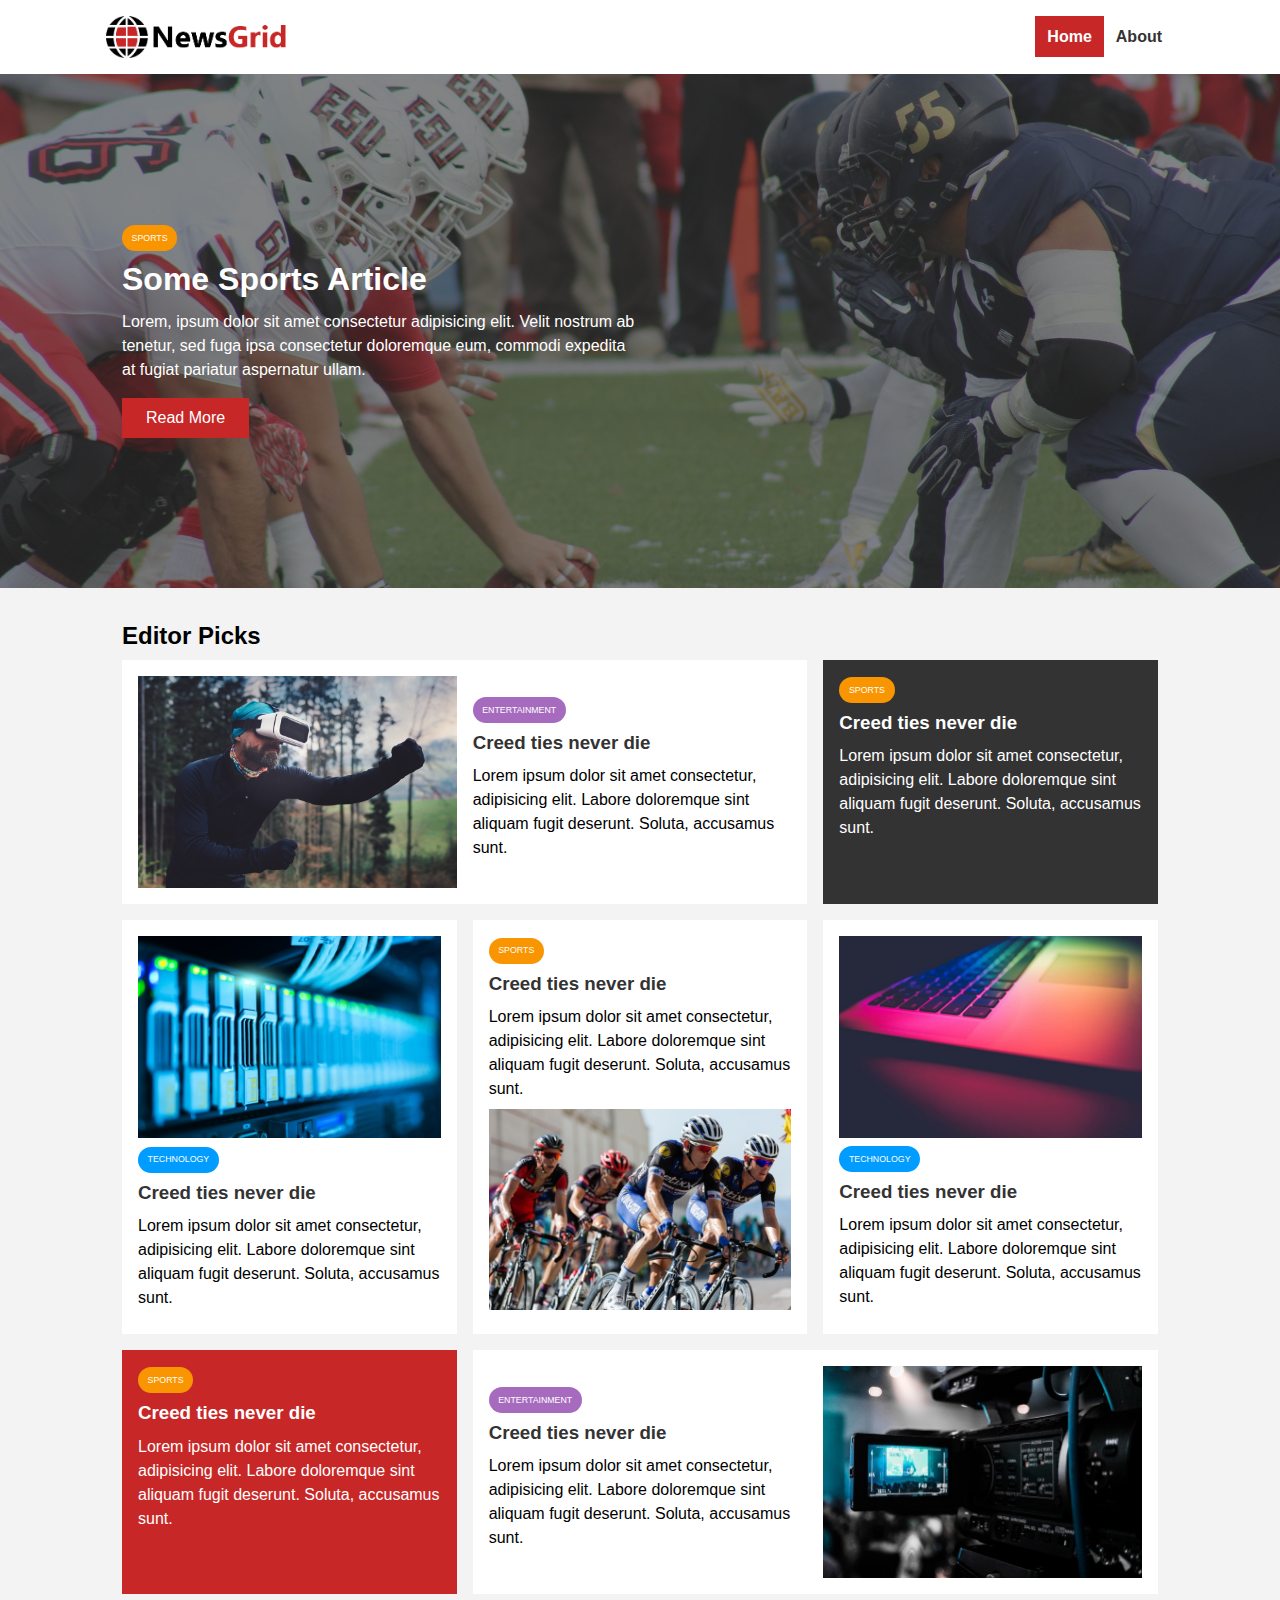
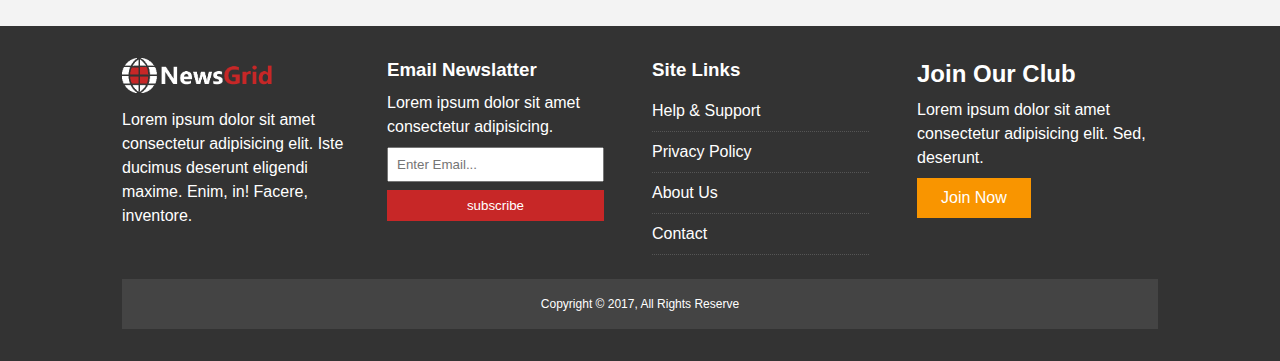
<file: grid website/index.html>
<!DOCTYPE html>
<html lang="en">
  <head>
    <meta charset="UTF-8" />
    <meta name="viewport" content="width=device-width, initial-scale=1.0" />
    <link
      rel="stylesheet"
      href="https://cdnjs.cloudflare.com/ajax/libs/font-awesome/6.4.2/css/all.min.css"
      integrity="sha512-z3gLpd7yknf1YoNbCzqRKc4qyor8gaKU1qmn+CShxbuBusANI9QpRohGBreCFkKxLhei6S9CQXFEbbKuqLg0DA=="
      crossorigin="anonymous"
      referrerpolicy="no-referrer"
    />
    <link rel="stylesheet" href="css/style.css" />
    <link
      rel="stylesheet"
      media="screen and (max-width:920px)"
      href="css/mobile.css"
    />
    <link rel="shortcut icon" type="image/x-icon" href="favicon.ico" />
    <title>NewsGrid | Latest News</title>
  </head>
  <body>
    <nav id="main-nav">
      <div class="container">
        <img src="image_resources/logo.png" alt="NewsGrid" class="logo" />
        <div class="social">
          <a href="http://facebook.com" target="_blank"
            ><i class="fab fa-facebook fa-2x"></i
          ></a>

          <a href="http://twitter.com" target="_blank"
            ><i class="fab fa-twitter fa-2x"></i
          ></a>

          <a href="http://instagram.com" target="_blank"
            ><i class="fab fa-instagram fa-2x"></i
          ></a>

          <a href="http://youtube.com" target="_blank"
            ><i class="fab fa-youtube fa-2x"></i
          ></a>
        </div>
        <ul>
          <li><a class="current" href="index.html">Home</a></li>
          <li><a href="about.html">About</a></li>
        </ul>
      </div>
    </nav>

    <!-- showcase -->
    <header id="showcase">
      <div class="container">
        <div class="showcase-container">
          <div class="showcase-content">
            <div class="category category-sports">Sports</div>
            <h1>Some Sports Article</h1>
            <p>
              Lorem, ipsum dolor sit amet consectetur adipisicing elit. Velit
              nostrum ab tenetur, sed fuga ipsa consectetur doloremque eum,
              commodi expedita at fugiat pariatur aspernatur ullam.
            </p>
            <a href="article.html" class="btn btn-primary">Read More</a>
          </div>
        </div>
      </div>
    </header>

    <!-- home article -->
    <section id="home-articles" class="py-2">
      <div class="container">
        <h2>Editor Picks</h2>
        <div class="articles-container">
          <article class="card">
            <img src="./image_resources/articles/ent1.jpg" alt="" />
            <div>
              <div class="category category-ent">Entertainment</div>
              <h3>
                <a href="article.html"> Creed ties never die</a>
              </h3>
              <p>
                Lorem ipsum dolor sit amet consectetur, adipisicing elit. Labore
                doloremque sint aliquam fugit deserunt. Soluta, accusamus sunt.
              </p>
            </div>
          </article>

          <article class="card bg-dark">
            <div class="category category-sports">Sports</div>
            <h3>
              <a href="article.html"> Creed ties never die</a>
            </h3>
            <p>
              Lorem ipsum dolor sit amet consectetur, adipisicing elit. Labore
              doloremque sint aliquam fugit deserunt. Soluta, accusamus sunt.
            </p>
          </article>

          <article class="card">
            <img src="./image_resources/articles/tech1.jpg" alt="" />
            <div class="category category-tech">Technology</div>
            <h3>
              <a href="article.html"> Creed ties never die</a>
            </h3>
            <p>
              Lorem ipsum dolor sit amet consectetur, adipisicing elit. Labore
              doloremque sint aliquam fugit deserunt. Soluta, accusamus sunt.
            </p>
          </article>

          <article class="card">
            <div class="category category-sports">Sports</div>
            <h3>
              <a href="article.html"> Creed ties never die</a>
            </h3>
            <p>
              Lorem ipsum dolor sit amet consectetur, adipisicing elit. Labore
              doloremque sint aliquam fugit deserunt. Soluta, accusamus sunt.
            </p>
            <img src="./image_resources/articles/sports1.jpg" alt="" />
          </article>

          <article class="card">
            <img src="./image_resources/articles/tech2.jpg" alt="" />
            <div class="category category-tech">Technology</div>
            <h3>
              <a href="article.html"> Creed ties never die</a>
            </h3>
            <p>
              Lorem ipsum dolor sit amet consectetur, adipisicing elit. Labore
              doloremque sint aliquam fugit deserunt. Soluta, accusamus sunt.
            </p>
          </article>

          <article class="card bg-primary">
            <div class="category category-sports">Sports</div>
            <h3>
              <a href="article.html"> Creed ties never die</a>
            </h3>
            <p>
              Lorem ipsum dolor sit amet consectetur, adipisicing elit. Labore
              doloremque sint aliquam fugit deserunt. Soluta, accusamus sunt.
            </p>
          </article>

          <article class="card">
            <div>
              <div class="category category-ent">Entertainment</div>
              <h3>
                <a href="article.html"> Creed ties never die</a>
              </h3>
              <p>
                Lorem ipsum dolor sit amet consectetur, adipisicing elit. Labore
                doloremque sint aliquam fugit deserunt. Soluta, accusamus sunt.
              </p>
            </div>
            <img src="./image_resources/articles/ent2.jpg" alt="" />
          </article>
        </div>
      </div>
    </section>

    <!-- footer -->
    <footer id="main-footer" class="py-2">
      <div class="container footer-container">
        <div>
          <img src="./image_resources/logo_light.png" alt="NewsGrid" />
          <p>
            Lorem ipsum dolor sit amet consectetur adipisicing elit. Iste
            ducimus deserunt eligendi maxime. Enim, in! Facere, inventore.
          </p>
        </div>
        <div>
          <h3>Email Newslatter</h3>
          <p>Lorem ipsum dolor sit amet consectetur adipisicing.</p>
          <form>
            <input type="email" placeholder="Enter Email..." />
            <input type="submit" value="subscribe" class="btn btn-primary" />
          </form>
        </div>
        <div>
          <h3>Site Links</h3>
          <ul class="list">
            <li><a href="#">Help & Support</a></li>
            <li><a href="#">Privacy Policy</a></li>
            <li><a href="#">About Us</a></li>
            <li><a href="#">Contact</a></li>
          </ul>
        </div>
        <div>
          <h2>Join Our Club</h2>
          <p>
            Lorem ipsum dolor sit amet consectetur adipisicing elit. Sed,
            deserunt.
          </p>
          <a href="#" class="btn btn-secondary">Join Now</a>
        </div>
        <div>
          <p>Copyright &copy; 2017, All Rights Reserve</p>
        </div>
      </div>
    </footer>
  </body>
</html>
</file>
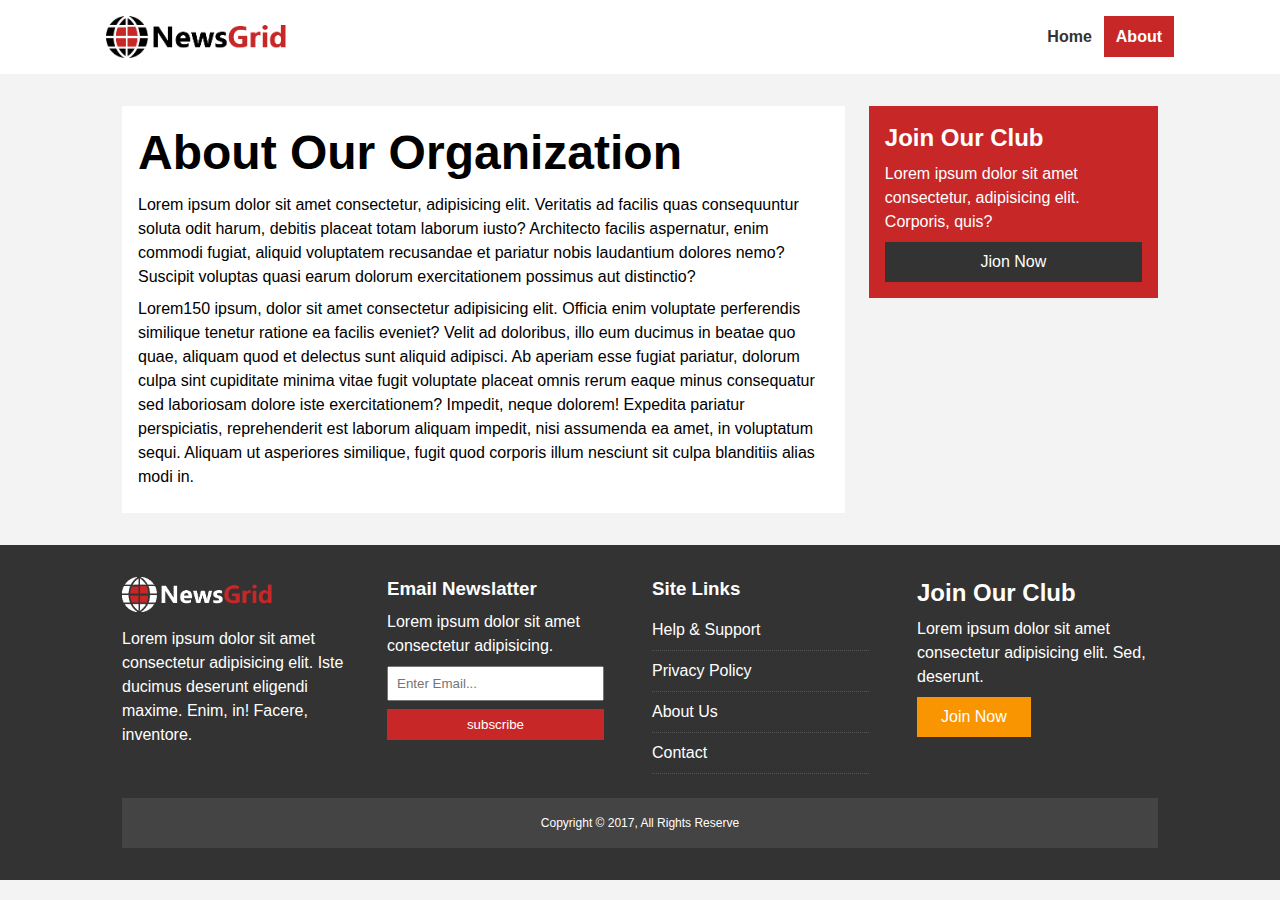
<file: grid website/about.html>
<!DOCTYPE html>
<html lang="en">
  <head>
    <meta charset="UTF-8" />
    <meta name="viewport" content="width=device-width, initial-scale=1.0" />
    <link
      rel="stylesheet"
      href="https://cdnjs.cloudflare.com/ajax/libs/font-awesome/6.4.2/css/all.min.css"
      integrity="sha512-z3gLpd7yknf1YoNbCzqRKc4qyor8gaKU1qmn+CShxbuBusANI9QpRohGBreCFkKxLhei6S9CQXFEbbKuqLg0DA=="
      crossorigin="anonymous"
      referrerpolicy="no-referrer"
    />
    <link rel="stylesheet" href="css/style.css" />
    <link
      rel="stylesheet"
      media="screen and (max-width:844px)"
      href="css/mobile.css"
    />
    <link rel="shortcut icon" type="image/x-icon" href="favicon.ico" />
    <title>NewsGrid | About</title>
  </head>
  <body>
    <nav id="main-nav">
      <div class="container">
        <img src="image_resources/logo.png" alt="NewsGrid" class="logo" />
        <div class="social">
          <a href="http://facebook.com" target="_blank"
            ><i class="fab fa-facebook fa-2x"></i
          ></a>

          <a href="http://twitter.com" target="_blank"
            ><i class="fab fa-twitter fa-2x"></i
          ></a>

          <a href="http://instagram.com" target="_blank"
            ><i class="fab fa-instagram fa-2x"></i
          ></a>

          <a href="http://youtube.com" target="_blank"
            ><i class="fab fa-youtube fa-2x"></i
          ></a>
        </div>
        <ul>
          <li><a href="index.html">Home</a></li>
          <li><a class="current" href="about.html">About</a></li>
        </ul>
      </div>
    </nav>

    <section id="about">
      <div class="container">
        <div class="page-container">
          <article class="card">
            <h1 class="l-heading">About Our Organization</h1>
            <p>
              Lorem ipsum dolor sit amet consectetur, adipisicing elit.
              Veritatis ad facilis quas consequuntur soluta odit harum, debitis
              placeat totam laborum iusto? Architecto facilis aspernatur, enim
              commodi fugiat, aliquid voluptatem recusandae et pariatur nobis
              laudantium dolores nemo? Suscipit voluptas quasi earum dolorum
              exercitationem possimus aut distinctio?
            </p>
            <p>
              Lorem150 ipsum, dolor sit amet consectetur adipisicing elit.
              Officia enim voluptate perferendis similique tenetur ratione ea
              facilis eveniet? Velit ad doloribus, illo eum ducimus in beatae
              quo quae, aliquam quod et delectus sunt aliquid adipisci. Ab
              aperiam esse fugiat pariatur, dolorum culpa sint cupiditate minima
              vitae fugit voluptate placeat omnis rerum eaque minus consequatur
              sed laboriosam dolore iste exercitationem? Impedit, neque dolorem!
              Expedita pariatur perspiciatis, reprehenderit est laborum aliquam
              impedit, nisi assumenda ea amet, in voluptatum sequi. Aliquam ut
              asperiores similique, fugit quod corporis illum nesciunt sit culpa
              blanditiis alias modi in.
            </p>
          </article>
          <aside class="card bg-primary">
            <h2>Join Our Club</h2>
            <p>
              Lorem ipsum dolor sit amet consectetur, adipisicing elit.
              Corporis, quis?
            </p>
            <a href="#" class="btn btn-dark btn-block">Jion Now</a>
          </aside>
        </div>
      </div>
    </section>

    <!-- footer -->
    <footer id="main-footer" class="py-2">
      <div class="container footer-container">
        <div>
          <img src="./image_resources/logo_light.png" alt="NewsGrid" />
          <p>
            Lorem ipsum dolor sit amet consectetur adipisicing elit. Iste
            ducimus deserunt eligendi maxime. Enim, in! Facere, inventore.
          </p>
        </div>
        <div>
          <h3>Email Newslatter</h3>
          <p>Lorem ipsum dolor sit amet consectetur adipisicing.</p>
          <form>
            <input type="email" placeholder="Enter Email..." />
            <input type="submit" value="subscribe" class="btn btn-primary" />
          </form>
        </div>
        <div>
          <h3>Site Links</h3>
          <ul class="list">
            <li><a href="#">Help & Support</a></li>
            <li><a href="#">Privacy Policy</a></li>
            <li><a href="#">About Us</a></li>
            <li><a href="#">Contact</a></li>
          </ul>
        </div>
        <div>
          <h2>Join Our Club</h2>
          <p>
            Lorem ipsum dolor sit amet consectetur adipisicing elit. Sed,
            deserunt.
          </p>
          <a href="#" class="btn btn-secondary">Join Now</a>
        </div>
        <div>
          <p>Copyright &copy; 2017, All Rights Reserve</p>
        </div>
      </div>
    </footer>
  </body>
</html>
</file>
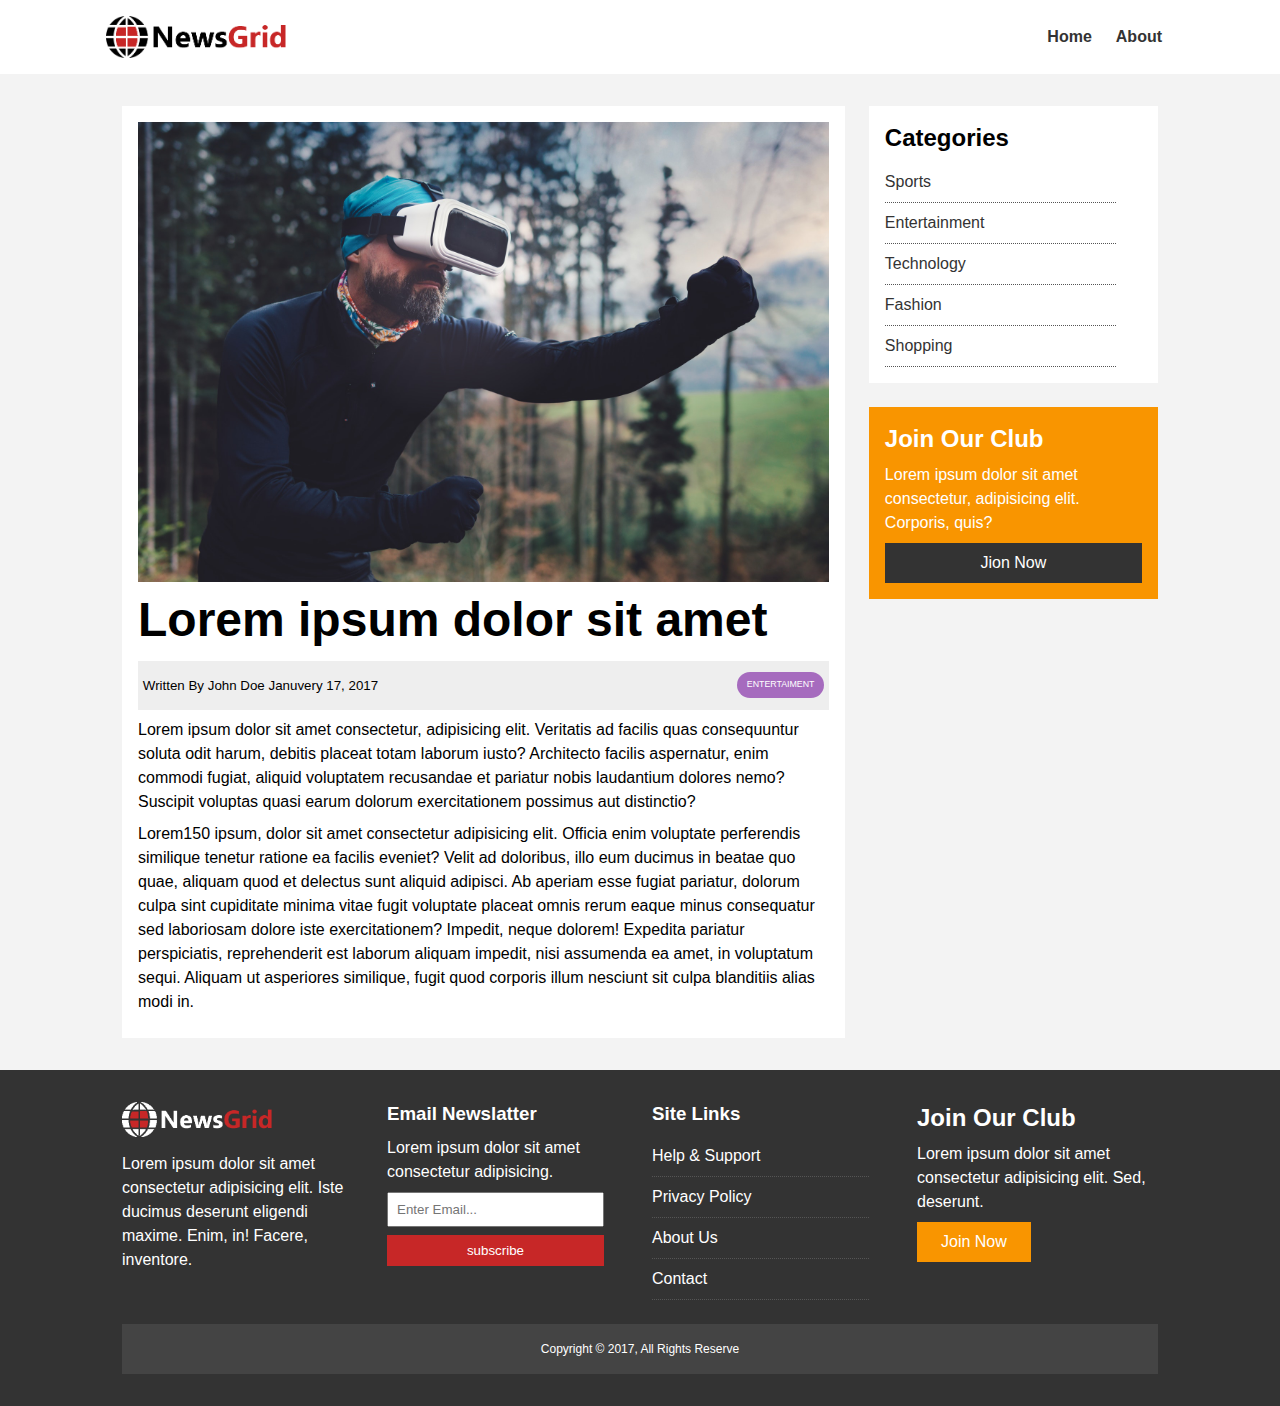
<file: grid website/article.html>
<!DOCTYPE html>
<html lang="en">
  <head>
    <meta charset="UTF-8" />
    <meta name="viewport" content="width=device-width, initial-scale=1.0" />
    <link
      rel="stylesheet"
      href="https://cdnjs.cloudflare.com/ajax/libs/font-awesome/6.4.2/css/all.min.css"
      integrity="sha512-z3gLpd7yknf1YoNbCzqRKc4qyor8gaKU1qmn+CShxbuBusANI9QpRohGBreCFkKxLhei6S9CQXFEbbKuqLg0DA=="
      crossorigin="anonymous"
      referrerpolicy="no-referrer"
    />
    <link rel="stylesheet" href="css/style.css" />
    <link
      rel="stylesheet"
      media="screen and (max-width:768px)"
      href="css/mobile.css"
    />
    <link rel="shortcut icon" type="image/x-icon" href="favicon.ico" />
    <title>NewsGrid | Latest News</title>
  </head>
  <body>
    <nav id="main-nav">
      <div class="container">
        <img src="image_resources/logo.png" alt="NewsGrid" class="logo" />
        <div class="social">
          <a href="http://facebook.com" target="_blank"
            ><i class="fab fa-facebook fa-2x"></i
          ></a>

          <a href="http://twitter.com" target="_blank"
            ><i class="fab fa-twitter fa-2x"></i
          ></a>

          <a href="http://instagram.com" target="_blank"
            ><i class="fab fa-instagram fa-2x"></i
          ></a>

          <a href="http://youtube.com" target="_blank"
            ><i class="fab fa-youtube fa-2x"></i
          ></a>
        </div>
        <ul>
          <li><a href="index.html">Home</a></li>
          <li><a href="about.html">About</a></li>
        </ul>
      </div>
    </nav>

    <section id="article">
      <div class="container">
        <div class="page-container">
          <article class="card">
            <img src="./image_resources/articles/ent1.jpg" alt="" />
            <h1 class="l-heading">Lorem ipsum dolor sit amet</h1>
            <div class="meta">
              <small>
                <i class="fas fa-user"></i> Written By John Doe Januvery 17,
                2017
              </small>
              <div class="category category-ent">Entertaiment</div>
            </div>
            <p>
              Lorem ipsum dolor sit amet consectetur, adipisicing elit.
              Veritatis ad facilis quas consequuntur soluta odit harum, debitis
              placeat totam laborum iusto? Architecto facilis aspernatur, enim
              commodi fugiat, aliquid voluptatem recusandae et pariatur nobis
              laudantium dolores nemo? Suscipit voluptas quasi earum dolorum
              exercitationem possimus aut distinctio?
            </p>
            <p>
              Lorem150 ipsum, dolor sit amet consectetur adipisicing elit.
              Officia enim voluptate perferendis similique tenetur ratione ea
              facilis eveniet? Velit ad doloribus, illo eum ducimus in beatae
              quo quae, aliquam quod et delectus sunt aliquid adipisci. Ab
              aperiam esse fugiat pariatur, dolorum culpa sint cupiditate minima
              vitae fugit voluptate placeat omnis rerum eaque minus consequatur
              sed laboriosam dolore iste exercitationem? Impedit, neque dolorem!
              Expedita pariatur perspiciatis, reprehenderit est laborum aliquam
              impedit, nisi assumenda ea amet, in voluptatum sequi. Aliquam ut
              asperiores similique, fugit quod corporis illum nesciunt sit culpa
              blanditiis alias modi in.
            </p>
          </article>

          <aside id="categories" class="card">
            <h2>Categories</h2>
            <ul class="list">
              <li>
                <a href="#"><i class="fas fa-chevron-right"></i> Sports</a>
              </li>
              <li>
                <a href="#"><i class="fas fa-chevron-right"></i> Entertainment</a>
              </li>
              <li>
                <a href="#"><i class="fas fa-chevron-right"></i> Technology</a>
              </li>
              <li>
                <a href="#"><i class="fas fa-chevron-right"></i> Fashion</a>
              </li>
              <li>
                <a href="#"><i class="fas fa-chevron-right"></i> Shopping</a>
              </li>
            </ul>
          </aside>

          <aside class="card bg-secondary">
            <h2>Join Our Club</h2>
            <p>
              Lorem ipsum dolor sit amet consectetur, adipisicing elit.
              Corporis, quis?
            </p>
            <a href="#" class="btn btn-dark btn-block">Jion Now</a>
          </aside>
        </div>
      </div>
    </section>

    <!-- footer -->
    <footer id="main-footer" class="py-2">
      <div class="container footer-container">
        <div>
          <img src="./image_resources/logo_light.png" alt="NewsGrid" />
          <p>
            Lorem ipsum dolor sit amet consectetur adipisicing elit. Iste
            ducimus deserunt eligendi maxime. Enim, in! Facere, inventore.
          </p>
        </div>
        <div>
          <h3>Email Newslatter</h3>
          <p>Lorem ipsum dolor sit amet consectetur adipisicing.</p>
          <form>
            <input type="email" placeholder="Enter Email..." />
            <input type="submit" value="subscribe" class="btn btn-primary" />
          </form>
        </div>
        <div>
          <h3>Site Links</h3>
          <ul class="list">
            <li><a href="#">Help & Support</a></li>
            <li><a href="#">Privacy Policy</a></li>
            <li><a href="#">About Us</a></li>
            <li><a href="#">Contact</a></li>
          </ul>
        </div>
        <div>
          <h2>Join Our Club</h2>
          <p>
            Lorem ipsum dolor sit amet consectetur adipisicing elit. Sed,
            deserunt.
          </p>
          <a href="#" class="btn btn-secondary">Join Now</a>
        </div>
        <div>
          <p>Copyright &copy; 2017, All Rights Reserve</p>
        </div>
      </div>
    </footer>
  </body>
</html>
</file>
<file: grid website/css/style.css>
:root{
    --primary-color:#c72727;
    --secondary-color:#f99500;
    --light-color:#f3f3f3;
    --dark-color:#333;
    --max-width:1100px;
}

.category{
    --sports-color:#f99500;
    --ent-color:#a66bbe;
    --tech-color:#009cff;

}
*{
    margin: 0;
    padding: 0;
    box-sizing: border-box;
}
body{
    font-family: 'Lucida Sans', 'Lucida Sans Regular', 'Lucida Grande', 'Lucida Sans Unicode', Geneva, Verdana, sans-serif;
    line-height: 1.5;
    background: var(--light-color);
}

a{
    color: #333;
    text-decoration: none;
}

ul{
    list-style: none;
}
p{
    margin: .5rem 0;
}
img{
    width: 100%;
}
h1, h2, h3, h4, h5, h6{
    font-family: Arial, Helvetica, sans-serif;
    margin-bottom: .55rem;
    line-height: 1.3;
}

/*  utlility*/
.container{
    max-width: var(--max-width);
    margin: auto;
    padding: 0 2rem;
    overflow: hidden;
}
.category{
    display: inline-block;
    color: white;
    font-size: 0.55rem;
    text-transform: uppercase;
    padding: 0.4rem 0.6rem;
    border-radius: 15px;
    margin-bottom: 0.5rem;
}

.category-sports{
    background: var(--sports-color);
}

.category-ent{
    background: var(--ent-color);
}

.category-tech{
    background: var(--tech-color);
}

.btn{
    display: inline-block;
    border: none;
    background: var(--dark-color);
    color: white;
    padding: 0.5rem 1.5rem;
}
.btn-light { background: var(--light-color);}
.btn-primary { background: var(--primary-color);}
.btn-secondary { background: var(--secondary-color);}

.btn-block{
    display: block;
    width: 100%;
    text-align: center;
}

.btn:hover{
    opacity: 0.9;
}

.card{
    background: white;
    padding: 1rem;
}


.bg-dark{
    background: var(--dark-color);
    color: white;
}

.bg-primary{
    background: var(--primary-color);
    color: white;
}

.bg-secondary{
    background: var(--secondary-color);
    color: white;
}

.bg-dark h1,
.bg-dark h2,
.bg-dark h3,
.bg-dark a,
.bg-primary h1,
.bg-primary h2,
.bg-primary h3,
.bg-primary a,
.bg-secondary h1,
.bg-secondary h2,
.bg-secondary h3,
.bg-secondary a{
    color: white;
}




.py-1{padding: 1.5rem 0;}
.py-2{padding: 2rem 0;}
.py-3{padding: 3rem 0;}
.p-1{padding: 1.5rem ;}
.p-2{padding: 2rem ;}
.p-3{padding: 3rem ;}

.l-heading{
    font-size: 3rem;
}

.list li{
    padding: 0.5rem 0;
    border-bottom: #555 dotted 1px;
    width: 90%;
}

.list li a:hover{
    color: var(--primary-color) !important;
}

/*inner page grid container  */
.page-container{
    display: grid;
    grid-template-columns: 5fr 2fr;
    margin: 2rem 0;
    grid-gap: 1.5rem;

}

.page-container > *:first-child{
    grid-row: 1 / span 3;
}

/* navigation */
#main-nav{
    background-color: white;
    position: sticky;
    top: 0;
    z-index: 2;
}

#main-nav .container{
    display: grid;
    grid-template-columns: 6fr 3fr 2fr ;
    padding: 1rem;
    align-items: center;


}

#main-nav .logo{
    width: 180px;
}

#main-nav ul{
    justify-self: end;
    display: flex;
}

#main-nav ul li a{
    padding: 0.75rem;
    font-weight: bold;
}

#main-nav ul li a.current{
    background: var(--primary-color);
    color: white;
}

#main-nav ul li a:hover{
    background: var(--light-color);
    color: var(--dark-color);
}

#main-nav .social{
    justify-self: center;
}
#main-nav .social i{
    color: #777;
    margin-right: .5rem;
}

/* showcase */
#showcase {
    color: white;
    background: #333;
    padding: 2rem;
    position: relative;
}

#showcase::before{
    content: '';
    background: url('../image_resources/featured.jpg') no-repeat center center/cover;
    top: 0;
    left: 0;
    width: 100%;
    height: 100%;
    position: absolute;
    opacity: 0.4;
}

#showcase .showcase-container{
    display: grid;
    grid-template-columns: repeat(2, 1fr);
    justify-content: center;
    align-items: center;
    height: 50vh;
}

#showcase .showcase-content{
    z-index: 1;
}

#showcase .showcase-content p{
    margin-bottom: 1rem;
}

/* home  articles*/
#home-articles .articles-container{
    display: grid;
    grid-template-columns: repeat(3, 1fr);
    grid-gap: 1rem;
}

#home-articles .articles-container > *:first-child,
#home-articles .articles-container > *:last-child{
    
  display: grid;
  grid-template-columns: repeat(2, 1fr);
  grid-gap: 1rem;
  align-items: center;
  grid-column: 1/ span 2;
}

#home-articles .articles-container > *:last-child{
    grid-column: 2/ span 2;
}

#article .meta{
    display: flex;
    justify-content: space-between;
    align-items: center;
    background: #eee;
    padding: 0.3rem;
}

#article .meta .category{
    margin-top: 0.4rem;
}

/* footer */
#main-footer{
    background: var(--dark-color);
    color: white;
}

#main-footer img{
    width: 150px;
}

#main-footer a{
    color: white;
}

#main-footer .footer-container{
    display: grid;
    grid-template-columns: repeat(4, 1fr);
    grid-gap: 1.5rem;
}

#main-footer .footer-container > *:last-child{
    background: #444;
    grid-column: 1 / span 4;
    padding: .5rem;
    text-align: center;
    font-size: 0.75rem;
}

#main-footer .footer-container input[type='email']{
    width: 90%;
    padding: 0.5rem;
    margin-bottom: .5rem;
}

#main-footer .footer-container input[type='submit']{
    width: 90%;
}
</file>
<file: grid website/css/mobile.css>
/* navigation */
#main-nav .social {
  display: none;
}

#main-nav .container {
  grid-template-columns: 1fr;
  grid-gap: 1.2rem;
}

#main-nav ul,
#main-nav .logo {
  justify-self: center;
}

#main-nav ul li a {
  padding: 0.5rem;
}

#home-articles .articles-container {
  grid-template-columns: repeat(2, 1fr);
}

#home-articles .articles-container > *:first-child,
#home-articles .articles-container > *:last-child {
  grid-template-columns: 1fr;
  grid-column: 1;
}
#showcase .showcase-container {
  font-size: 8px;
}

@media (max-width: 600px) {
  /* stack grid item */
  #showcase .showcase-container,
  #home-articles .articles-container,
  #main-footer .footer-container {
    grid-template-columns: 1fr;
    font-size: 13px;
  }
  #main-footer .footer-container > *:last-child {
    grid-column: 1;
  }

  #main-footer .footer-container > *:first-child,
  #main-footer .footer-container > *:nth-child(2) {
    border-bottom: #444 dotted 1px;
    padding-bottom: 1rem;
  }

  .page-container {
    grid-template-columns: 1fr;
    text-align: center;
  }

  .page-container > *:first-child {
    grid-row: 1;
  }
}

@media (max-width: 920px) {
  #showcase .showcase-container {
font-size: 12px;
  }
}
</file>
